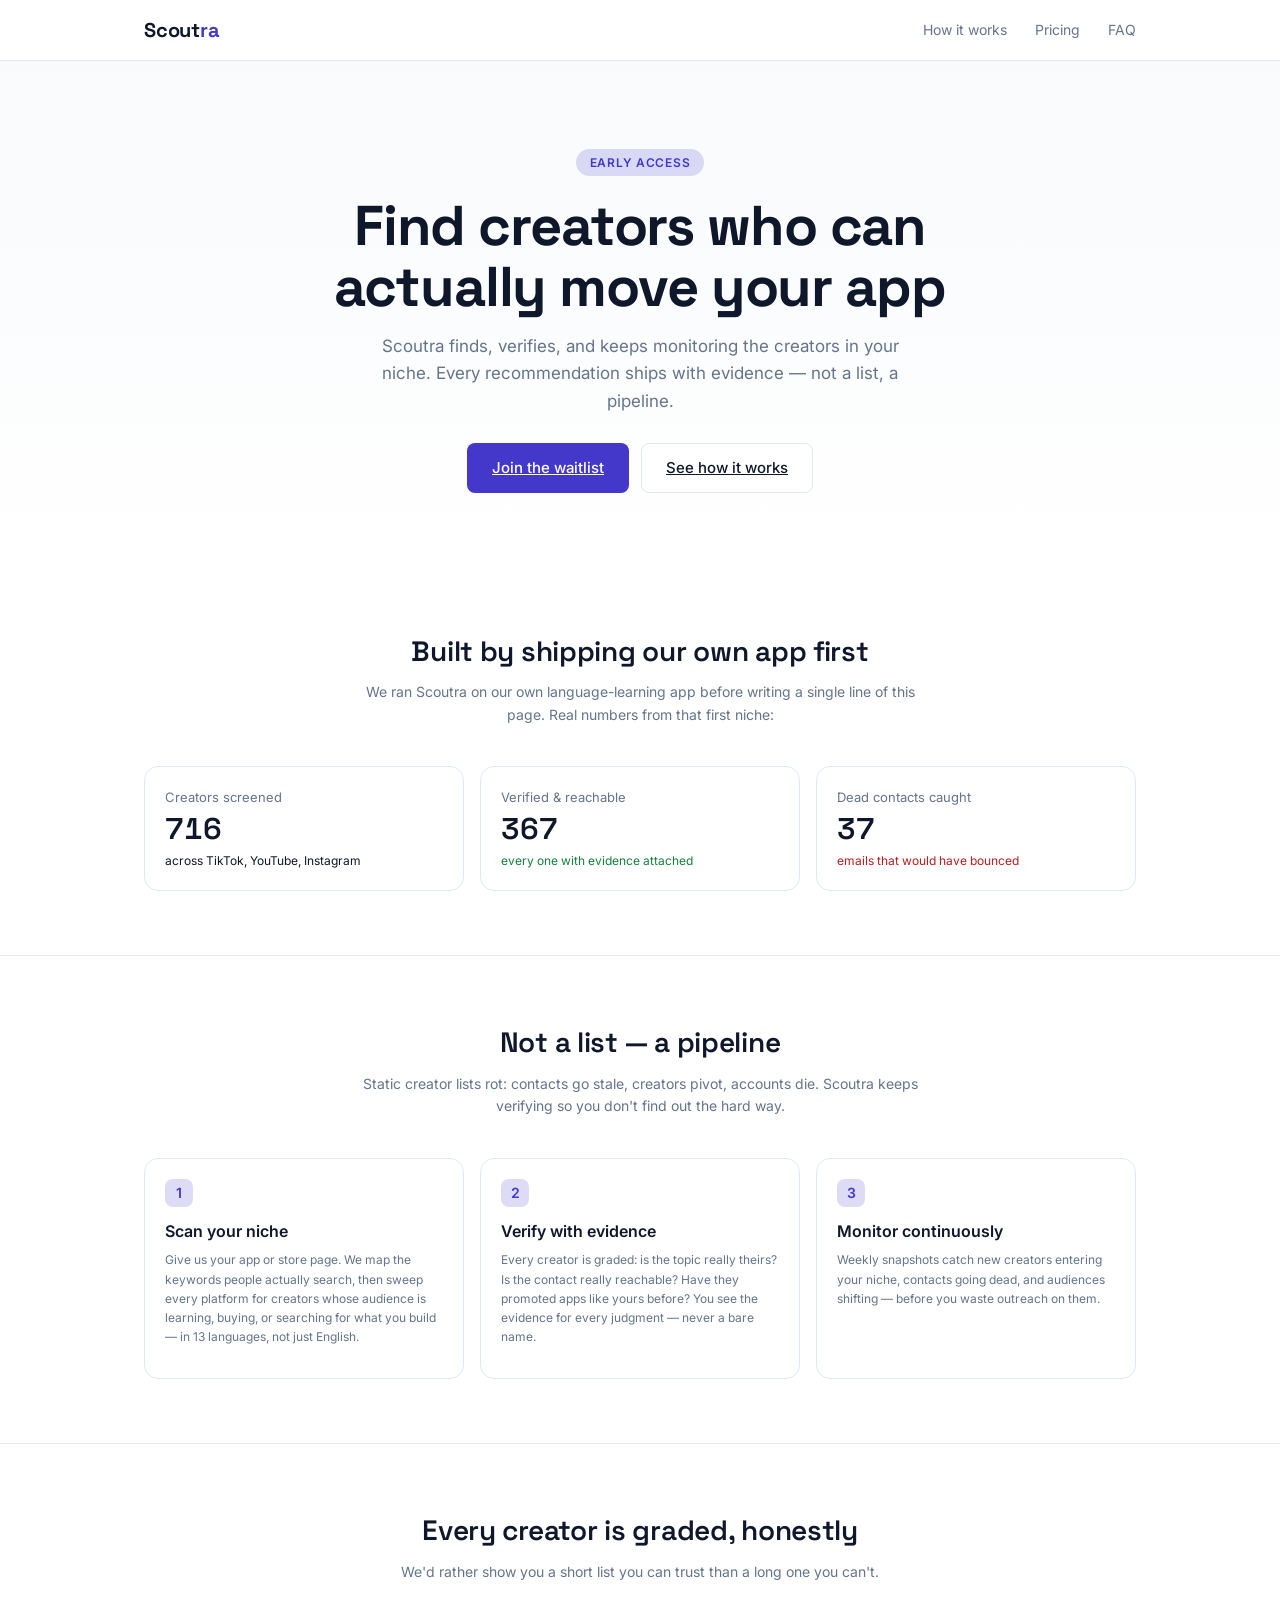
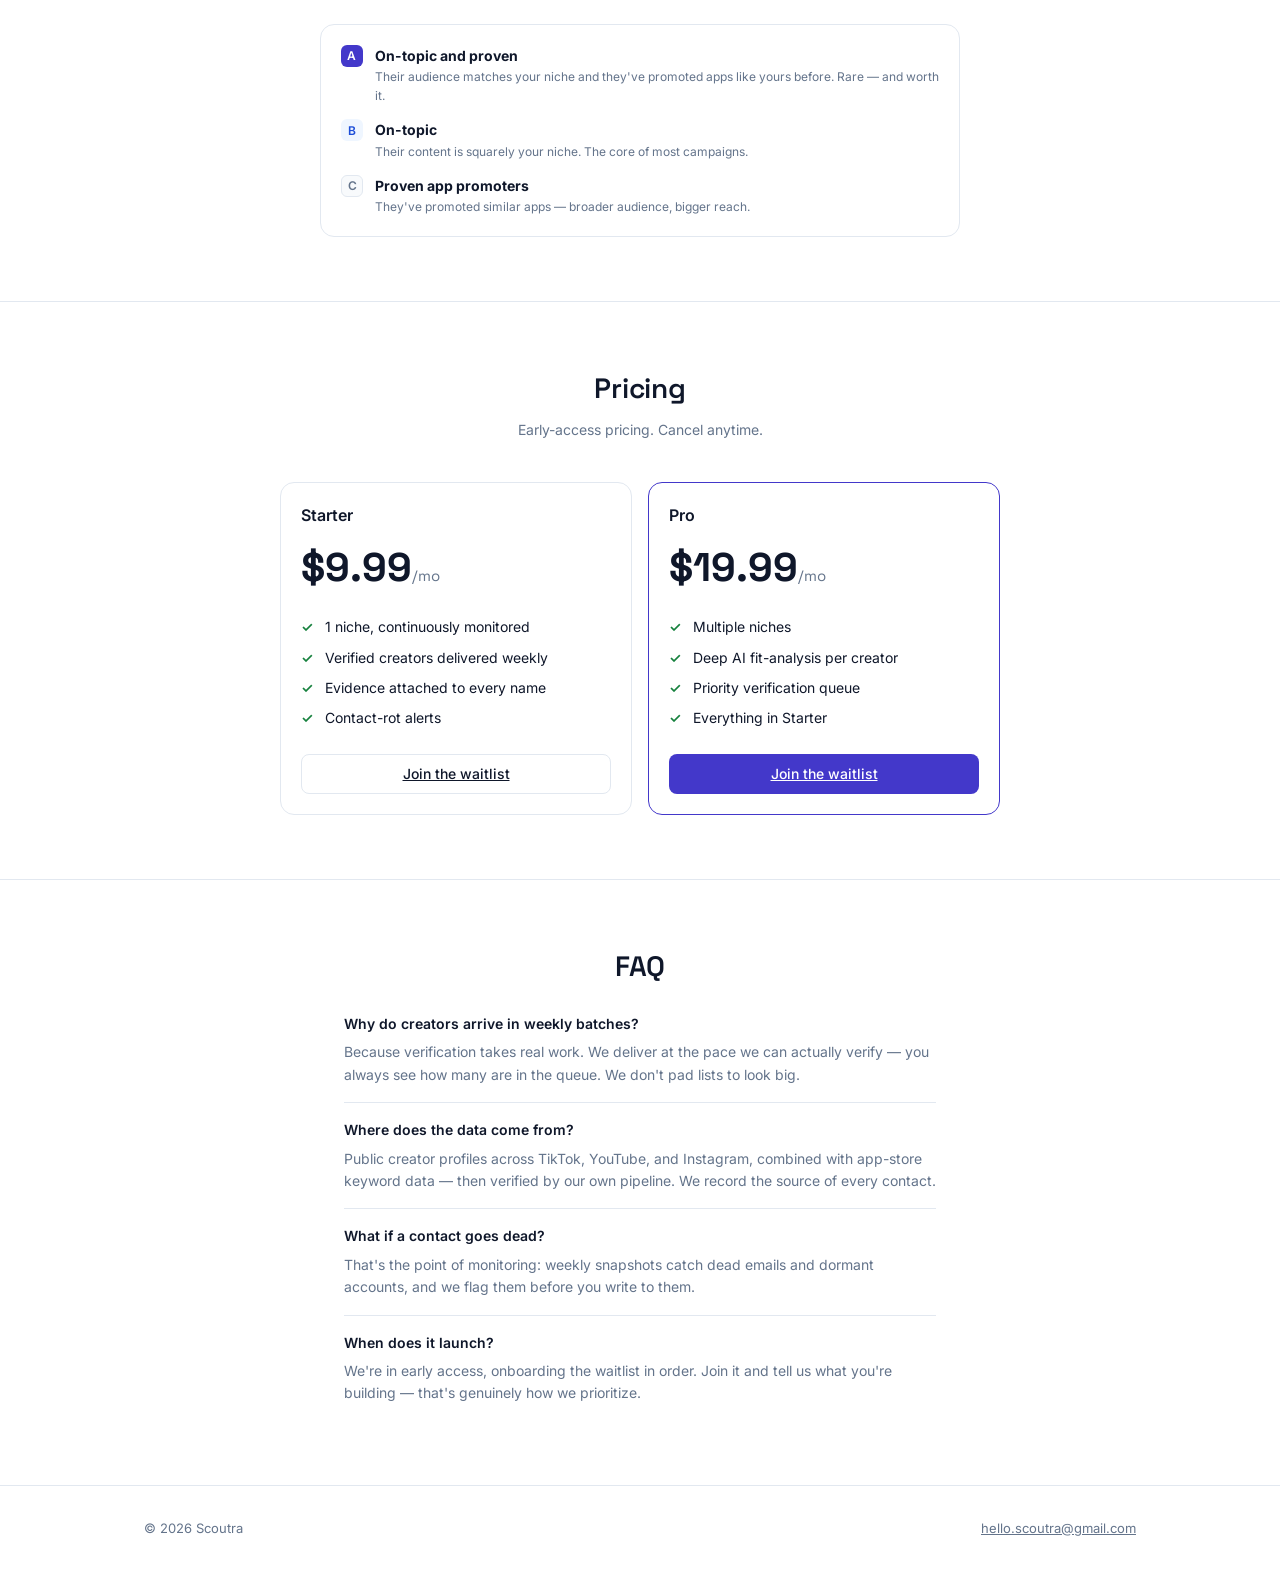
<file: index.html>
<!DOCTYPE html>
<html lang="en">
<head>
<meta charset="utf-8">
<meta name="viewport" content="width=device-width, initial-scale=1">
<title>Scoutra — a verified creator pipeline for app developers</title>
<meta name="description" content="Scoutra finds, verifies, and keeps monitoring the creators who can actually promote your app. Every recommendation ships with evidence — not a list, a pipeline.">
<link rel="stylesheet" href="design/styles.css">
<style>
  body { padding: 0; }
  .wrap { max-width: 1040px; margin: 0 auto; padding: 0 24px; }
  header.site { border-bottom: 1px solid var(--border); background: var(--background); }
  header.site .wrap { display: flex; align-items: center; justify-content: space-between; height: 60px; }
  .logo { font-family: var(--font-display); font-weight: 700; font-size: 20px; letter-spacing: -0.01em; }
  .logo span { color: var(--primary); }
  nav a { color: var(--muted-foreground); text-decoration: none; font-size: 14px; margin-left: 24px; }
  nav a:hover { color: var(--foreground); }

  .hero { padding: 88px 0 72px; text-align: center; background: linear-gradient(180deg, var(--surface), var(--background)); }
  .eyebrow { display: inline-block; font-size: 12px; font-weight: 600; letter-spacing: .06em; text-transform: uppercase; color: var(--primary); background: var(--ring-soft); border-radius: 999px; padding: 4px 14px; margin-bottom: 20px; }
  .hero h1 { font-family: var(--font-display); font-weight: 700; font-size: clamp(34px, 6vw, 56px); line-height: 1.08; letter-spacing: -0.02em; margin: 0 0 16px; }
  .hero .sub { font-size: 17px; color: var(--muted-foreground); max-width: 540px; margin: 0 auto 28px; }
  .cta-row { display: flex; gap: 12px; justify-content: center; flex-wrap: wrap; }
  .btn-lg { padding: 12px 24px; font-size: 15px; }

  section { padding: 64px 0; }
  section + section { border-top: 1px solid var(--border); }
  .section-title { font-family: var(--font-display); font-weight: 600; font-size: 28px; letter-spacing: -0.01em; margin: 0 0 8px; text-align: center; }
  .section-sub { color: var(--muted-foreground); text-align: center; max-width: 560px; margin: 0 auto 40px; }

  .grid-3 { display: grid; grid-template-columns: repeat(3, 1fr); gap: 16px; }
  .grid-2 { display: grid; grid-template-columns: 1fr 1fr; gap: 16px; }
  @media (max-width: 760px) { .grid-3, .grid-2 { grid-template-columns: 1fr; } }

  .step-num { display: inline-flex; align-items: center; justify-content: center; width: 28px; height: 28px; border-radius: 8px; background: var(--ring-soft); color: var(--primary); font-weight: 600; font-size: 14px; margin-bottom: 12px; }
  .tier-row { display: flex; gap: 12px; align-items: flex-start; margin-bottom: 14px; }
  .price { font-family: var(--font-display); font-size: 40px; font-weight: 700; }
  .price small { font-size: 15px; font-weight: 400; color: var(--muted-foreground); }
  ul.checks { list-style: none; padding: 0; margin: 16px 0 24px; }
  ul.checks li { padding-left: 24px; position: relative; margin-bottom: 8px; font-size: 14px; }
  ul.checks li::before { content: "✓"; position: absolute; left: 0; color: var(--success); font-weight: 600; }
  .faq-item { border-bottom: 1px solid var(--border); padding: 16px 0; }
  .faq-item h4 { margin: 0 0 6px; }
  .faq-item p { margin: 0; color: var(--muted-foreground); font-size: 14px; }
  footer.site { border-top: 1px solid var(--border); padding: 32px 0; color: var(--muted-foreground); font-size: 13px; }
  footer.site .wrap { display: flex; justify-content: space-between; flex-wrap: wrap; gap: 12px; }
</style>
</head>
<body>

<header class="site">
  <div class="wrap">
    <div class="logo">Scout<span>ra</span></div>
    <nav>
      <a href="#how">How it works</a>
      <a href="#pricing">Pricing</a>
      <a href="#faq">FAQ</a>
    </nav>
  </div>
</header>

<div class="hero">
  <div class="wrap">
    <span class="eyebrow">Early access</span>
    <h1>Find creators who can<br>actually move your app</h1>
    <p class="sub">Scoutra finds, verifies, and keeps monitoring the creators in your niche. Every recommendation ships with evidence — not a list, a pipeline.</p>
    <div class="cta-row">
      <a class="btn btn-primary btn-lg" href="mailto:hello.scoutra@gmail.com?subject=Scoutra%20waitlist&body=App%20or%20site%20I%20want%20to%20promote%3A%20">Join the waitlist</a>
      <a class="btn btn-secondary btn-lg" href="#how">See how it works</a>
    </div>
  </div>
</div>

<section id="evidence">
  <div class="wrap">
    <h2 class="section-title">Built by shipping our own app first</h2>
    <p class="section-sub">We ran Scoutra on our own language-learning app before writing a single line of this page. Real numbers from that first niche:</p>
    <div class="grid-3">
      <div class="card metric-card"><div class="metric-label">Creators screened</div><div class="metric-value">716</div><div class="metric-delta">across TikTok, YouTube, Instagram</div></div>
      <div class="card metric-card"><div class="metric-label">Verified &amp; reachable</div><div class="metric-value">367</div><div class="metric-delta up">every one with evidence attached</div></div>
      <div class="card metric-card"><div class="metric-label">Dead contacts caught</div><div class="metric-value">37</div><div class="metric-delta down">emails that would have bounced</div></div>
    </div>
  </div>
</section>

<section id="how">
  <div class="wrap">
    <h2 class="section-title">Not a list — a pipeline</h2>
    <p class="section-sub">Static creator lists rot: contacts go stale, creators pivot, accounts die. Scoutra keeps verifying so you don't find out the hard way.</p>
    <div class="grid-3">
      <div class="card"><div class="step-num">1</div><h3 class="ds-h3">Scan your niche</h3><p class="caption" style="margin-top:6px">Give us your app or store page. We map the keywords people actually search, then sweep every platform for creators whose audience is learning, buying, or searching for what you build — in 13 languages, not just English.</p></div>
      <div class="card"><div class="step-num">2</div><h3 class="ds-h3">Verify with evidence</h3><p class="caption" style="margin-top:6px">Every creator is graded: is the topic really theirs? Is the contact really reachable? Have they promoted apps like yours before? You see the evidence for every judgment — never a bare name.</p></div>
      <div class="card"><div class="step-num">3</div><h3 class="ds-h3">Monitor continuously</h3><p class="caption" style="margin-top:6px">Weekly snapshots catch new creators entering your niche, contacts going dead, and audiences shifting — before you waste outreach on them.</p></div>
    </div>
  </div>
</section>

<section id="tiers">
  <div class="wrap">
    <h2 class="section-title">Every creator is graded, honestly</h2>
    <p class="section-sub">We'd rather show you a short list you can trust than a long one you can't.</p>
    <div class="card" style="max-width:640px;margin:0 auto">
      <div class="tier-row"><span class="tier tier-a">A</span><div><b>On-topic and proven</b><div class="caption">Their audience matches your niche and they've promoted apps like yours before. Rare — and worth it.</div></div></div>
      <div class="tier-row"><span class="tier tier-b">B</span><div><b>On-topic</b><div class="caption">Their content is squarely your niche. The core of most campaigns.</div></div></div>
      <div class="tier-row" style="margin-bottom:0"><span class="tier tier-c">C</span><div><b>Proven app promoters</b><div class="caption">They've promoted similar apps — broader audience, bigger reach.</div></div></div>
    </div>
  </div>
</section>

<section id="pricing">
  <div class="wrap">
    <h2 class="section-title">Pricing</h2>
    <p class="section-sub">Early-access pricing. Cancel anytime.</p>
    <div class="grid-2" style="max-width:720px;margin:0 auto">
      <div class="card">
        <h3 class="ds-h3">Starter</h3>
        <div class="price" style="margin-top:8px">$9.99<small>/mo</small></div>
        <ul class="checks">
          <li>1 niche, continuously monitored</li>
          <li>Verified creators delivered weekly</li>
          <li>Evidence attached to every name</li>
          <li>Contact-rot alerts</li>
        </ul>
        <a class="btn btn-secondary" style="width:100%;justify-content:center" href="mailto:hello.scoutra@gmail.com?subject=Scoutra%20waitlist%20(Starter)">Join the waitlist</a>
      </div>
      <div class="card" style="border-color:var(--primary)">
        <h3 class="ds-h3">Pro</h3>
        <div class="price" style="margin-top:8px">$19.99<small>/mo</small></div>
        <ul class="checks">
          <li>Multiple niches</li>
          <li>Deep AI fit-analysis per creator</li>
          <li>Priority verification queue</li>
          <li>Everything in Starter</li>
        </ul>
        <a class="btn btn-primary" style="width:100%;justify-content:center" href="mailto:hello.scoutra@gmail.com?subject=Scoutra%20waitlist%20(Pro)">Join the waitlist</a>
      </div>
    </div>
  </div>
</section>

<section id="faq">
  <div class="wrap" style="max-width:640px">
    <h2 class="section-title">FAQ</h2>
    <div class="faq-item"><h4 class="ds-h4">Why do creators arrive in weekly batches?</h4><p>Because verification takes real work. We deliver at the pace we can actually verify — you always see how many are in the queue. We don't pad lists to look big.</p></div>
    <div class="faq-item"><h4 class="ds-h4">Where does the data come from?</h4><p>Public creator profiles across TikTok, YouTube, and Instagram, combined with app-store keyword data — then verified by our own pipeline. We record the source of every contact.</p></div>
    <div class="faq-item"><h4 class="ds-h4">What if a contact goes dead?</h4><p>That's the point of monitoring: weekly snapshots catch dead emails and dormant accounts, and we flag them before you write to them.</p></div>
    <div class="faq-item" style="border-bottom:none"><h4 class="ds-h4">When does it launch?</h4><p>We're in early access, onboarding the waitlist in order. Join it and tell us what you're building — that's genuinely how we prioritize.</p></div>
  </div>
</section>

<footer class="site">
  <div class="wrap">
    <div>© 2026 Scoutra</div>
    <div><a href="mailto:hello.scoutra@gmail.com" style="color:inherit">hello.scoutra@gmail.com</a></div>
  </div>
</footer>

</body>
</html>
</file>
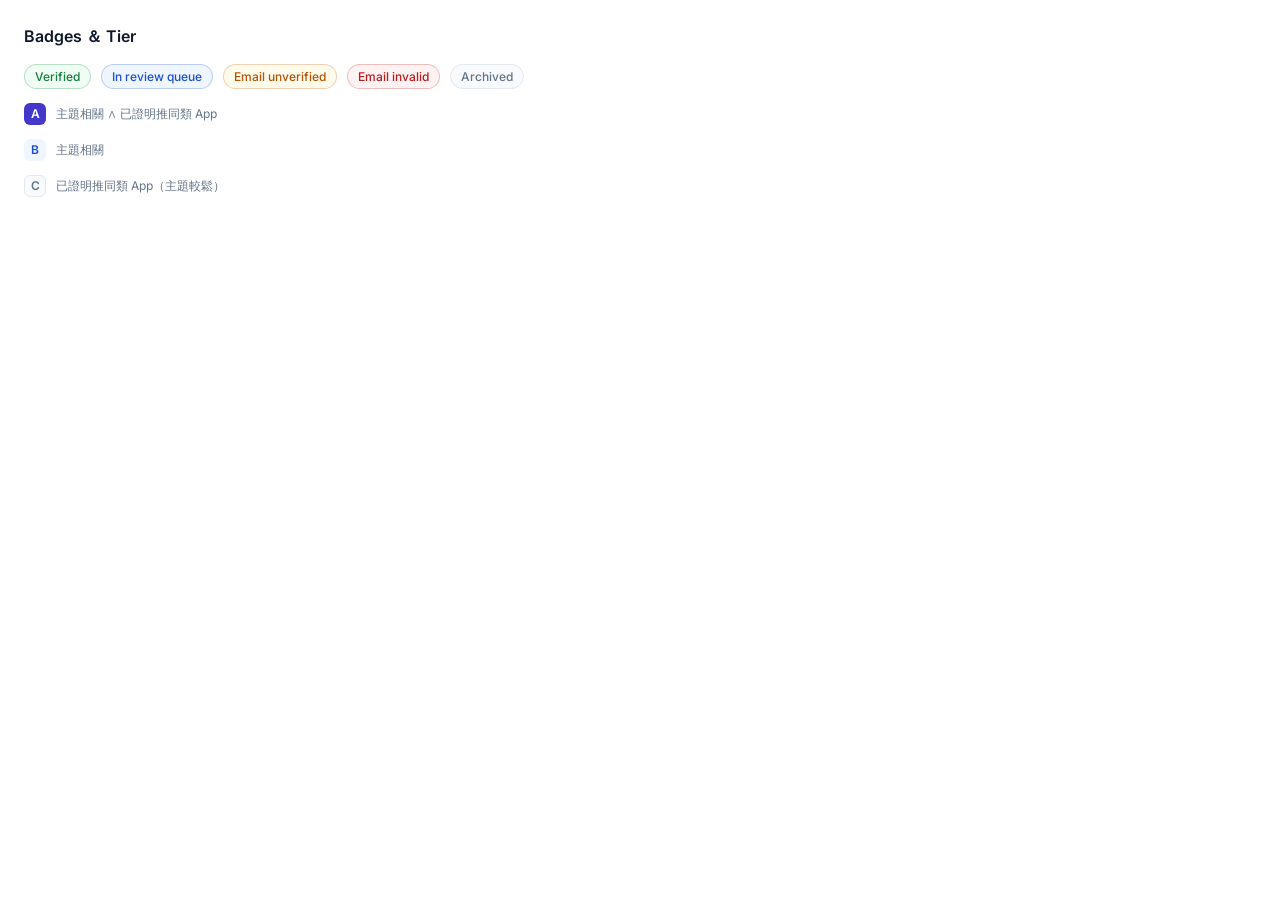
<file: design/components/core/Badges/index.html>
<!-- @dsCard group="Core components" -->
<!doctype html><html><head><meta charset="utf-8"><link rel="stylesheet" href="../../../styles.css">
<style>.row{display:flex;gap:10px;align-items:center;margin-bottom:14px;flex-wrap:wrap}</style></head><body>
<h3 class="ds-h3" style="margin-bottom:14px">Badges ＆ Tier</h3>
<div class="row"><span class="badge badge-success">Verified</span><span class="badge badge-info">In review queue</span><span class="badge badge-warning">Email unverified</span><span class="badge badge-danger">Email invalid</span><span class="badge badge-neutral">Archived</span></div>
<div class="row"><span class="tier tier-a">A</span><span class="caption">主題相關 ∧ 已證明推同類 App</span></div>
<div class="row"><span class="tier tier-b">B</span><span class="caption">主題相關</span></div>
<div class="row"><span class="tier tier-c">C</span><span class="caption">已證明推同類 App（主題較鬆）</span></div>
</body></html>
</file>
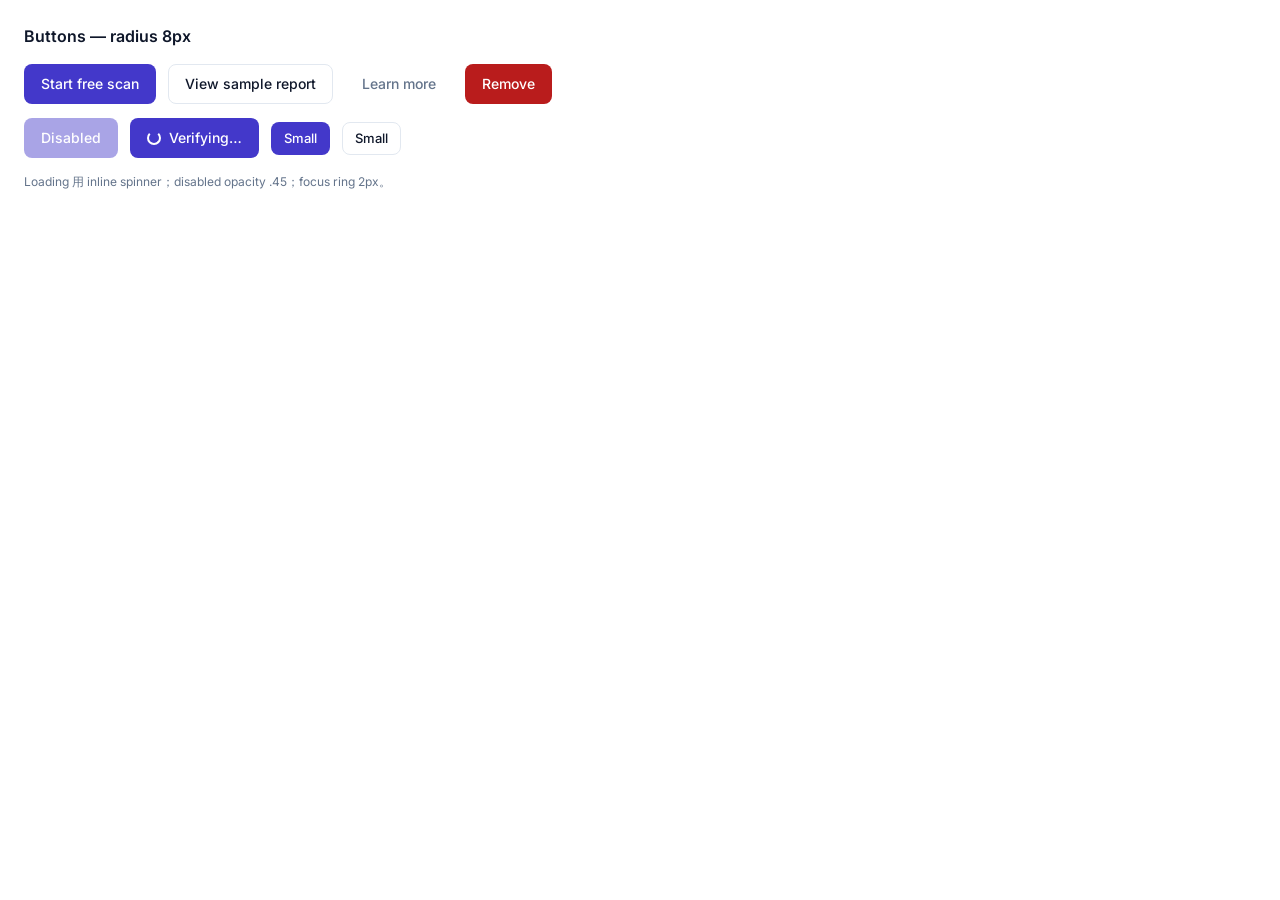
<file: design/components/core/Buttons/index.html>
<!-- @dsCard group="Core components" -->
<!doctype html><html><head><meta charset="utf-8"><link rel="stylesheet" href="../../../styles.css">
<style>.row{display:flex;gap:12px;align-items:center;margin-bottom:14px;flex-wrap:wrap}</style></head><body>
<h3 class="ds-h3" style="margin-bottom:14px">Buttons — radius 8px</h3>
<div class="row"><button class="btn btn-primary">Start free scan</button><button class="btn btn-secondary">View sample report</button><button class="btn btn-ghost">Learn more</button><button class="btn btn-destructive">Remove</button></div>
<div class="row"><button class="btn btn-primary" disabled>Disabled</button><button class="btn btn-primary"><span class="spinner"></span>Verifying…</button><button class="btn btn-primary btn-sm">Small</button><button class="btn btn-secondary btn-sm">Small</button></div>
<p class="caption">Loading 用 inline spinner；disabled opacity .45；focus ring 2px。</p>
</body></html>
</file>
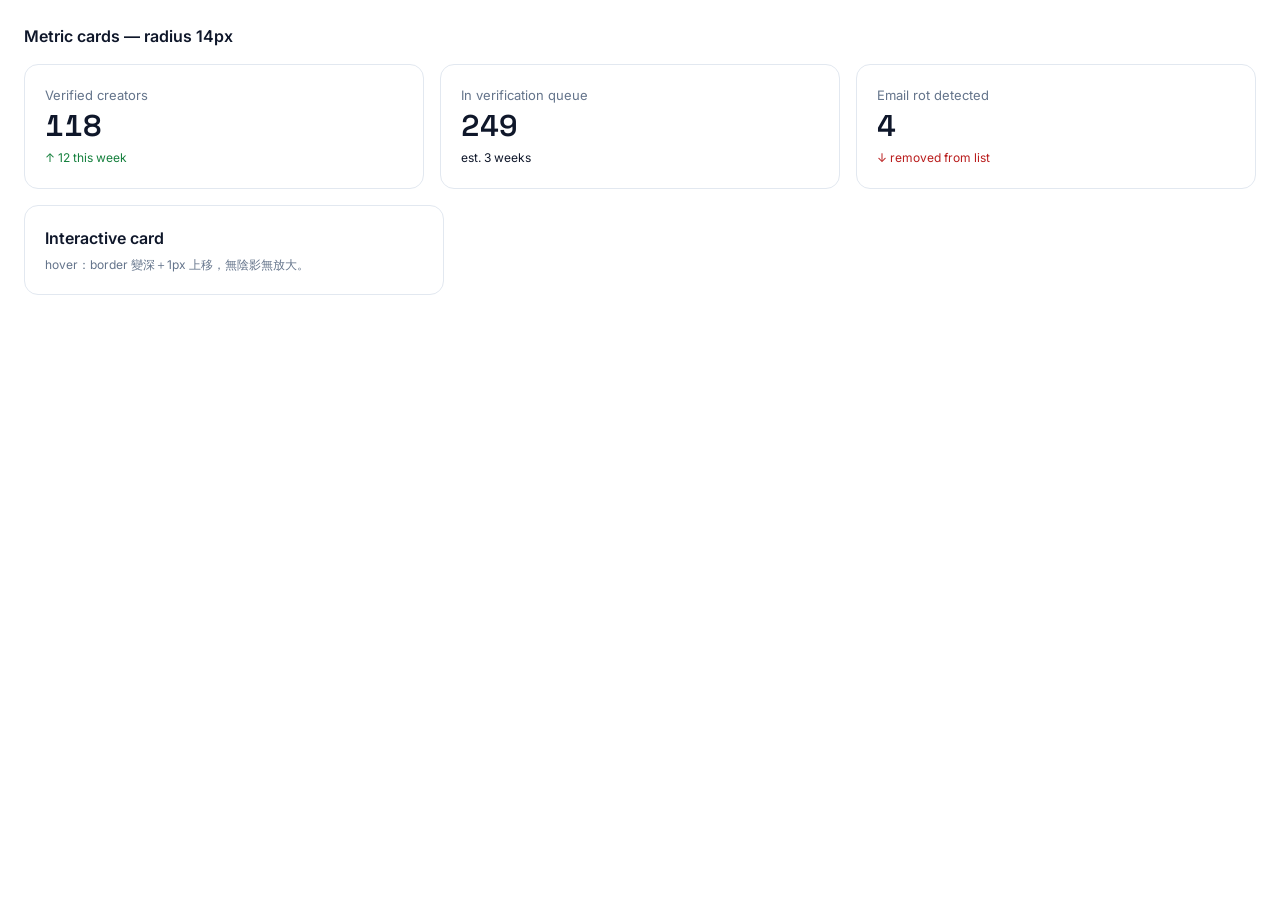
<file: design/components/core/Cards/index.html>
<!-- @dsCard group="Core components" -->
<!doctype html><html><head><meta charset="utf-8"><link rel="stylesheet" href="../../../styles.css">
<style>.grid{display:grid;grid-template-columns:repeat(3,1fr);gap:16px}</style></head><body>
<h3 class="ds-h3" style="margin-bottom:14px">Metric cards — radius 14px</h3>
<div class="grid">
<div class="card metric-card"><div class="metric-label">Verified creators</div><div class="metric-value">118</div><div class="metric-delta up">↑ 12 this week</div></div>
<div class="card metric-card"><div class="metric-label">In verification queue</div><div class="metric-value">249</div><div class="metric-delta">est. 3 weeks</div></div>
<div class="card metric-card"><div class="metric-label">Email rot detected</div><div class="metric-value">4</div><div class="metric-delta down">↓ removed from list</div></div>
</div>
<div class="card interactive" style="margin-top:16px;max-width:420px"><h3 class="ds-h3">Interactive card</h3><p class="caption" style="margin:4px 0 0">hover：border 變深＋1px 上移，無陰影無放大。</p></div>
</body></html>
</file>
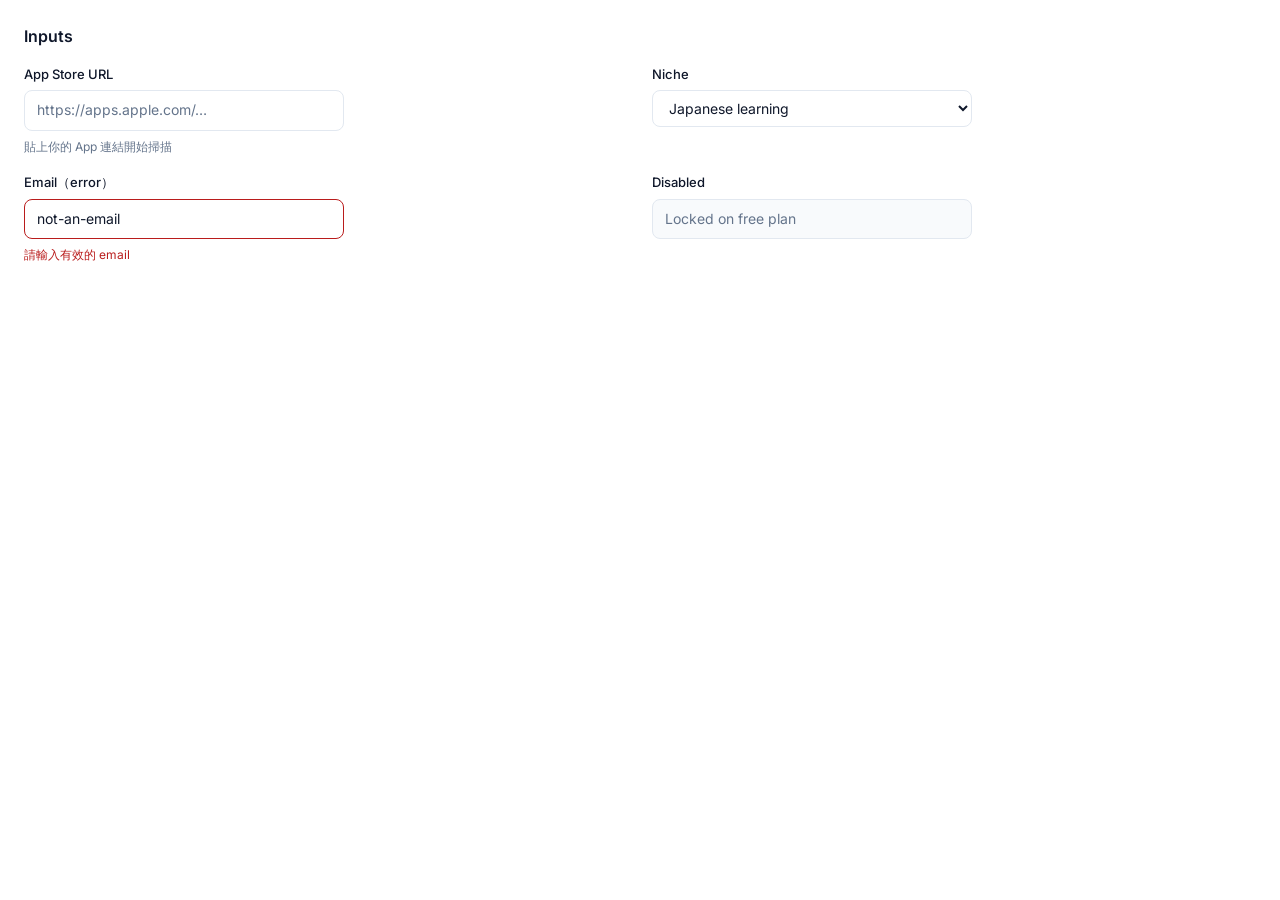
<file: design/components/core/Inputs/index.html>
<!-- @dsCard group="Core components" -->
<!doctype html><html><head><meta charset="utf-8"><link rel="stylesheet" href="../../../styles.css">
<style>.cols{display:grid;grid-template-columns:1fr 1fr;gap:16px 24px}</style></head><body>
<h3 class="ds-h3" style="margin-bottom:14px">Inputs</h3>
<div class="cols">
<div class="field"><label class="field-label">App Store URL</label><input class="input" placeholder="https://apps.apple.com/…"><span class="hint">貼上你的 App 連結開始掃描</span></div>
<div class="field"><label class="field-label">Niche</label><select class="select"><option>Japanese learning</option><option>Fitness</option></select></div>
<div class="field"><label class="field-label">Email（error）</label><input class="input error" value="not-an-email"><span class="hint error-text">請輸入有效的 email</span></div>
<div class="field"><label class="field-label">Disabled</label><input class="input" disabled value="Locked on free plan"></div>
</div>
</body></html>
</file>
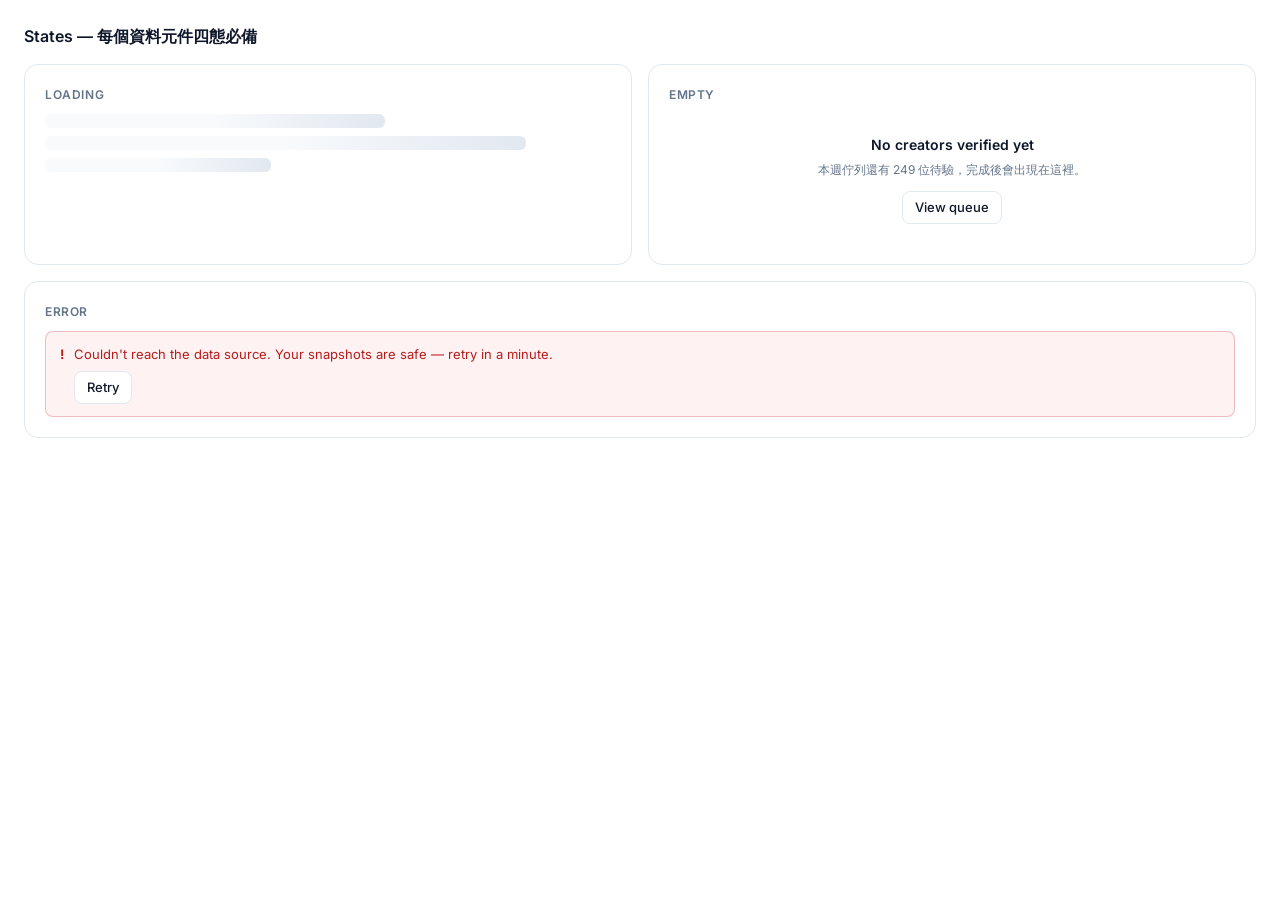
<file: design/components/core/States/index.html>
<!-- @dsCard group="Core components" -->
<!doctype html><html><head><meta charset="utf-8"><link rel="stylesheet" href="../../../styles.css">
<style>.grid{display:grid;grid-template-columns:1fr 1fr;gap:16px}</style></head><body>
<h3 class="ds-h3" style="margin-bottom:14px">States — 每個資料元件四態必備</h3>
<div class="grid">
<div class="card"><div class="label" style="margin-bottom:10px">Loading</div><div class="skeleton" style="height:14px;width:60%;margin-bottom:8px"></div><div class="skeleton" style="height:14px;width:85%;margin-bottom:8px"></div><div class="skeleton" style="height:14px;width:40%"></div></div>
<div class="card"><div class="label" style="margin-bottom:10px">Empty</div><div class="empty-state" style="padding:20px"><div class="empty-title">No creators verified yet</div><div class="caption">本週佇列還有 249 位待驗，完成後會出現在這裡。</div><button class="btn btn-secondary btn-sm" style="margin-top:12px">View queue</button></div></div>
<div class="card" style="grid-column:span 2"><div class="label" style="margin-bottom:10px">Error</div><div class="error-banner"><b>!</b><div>Couldn't reach the data source. Your snapshots are safe — retry in a minute.<div style="margin-top:6px"><button class="btn btn-secondary btn-sm">Retry</button></div></div></div></div>
</div>
</body></html>
</file>
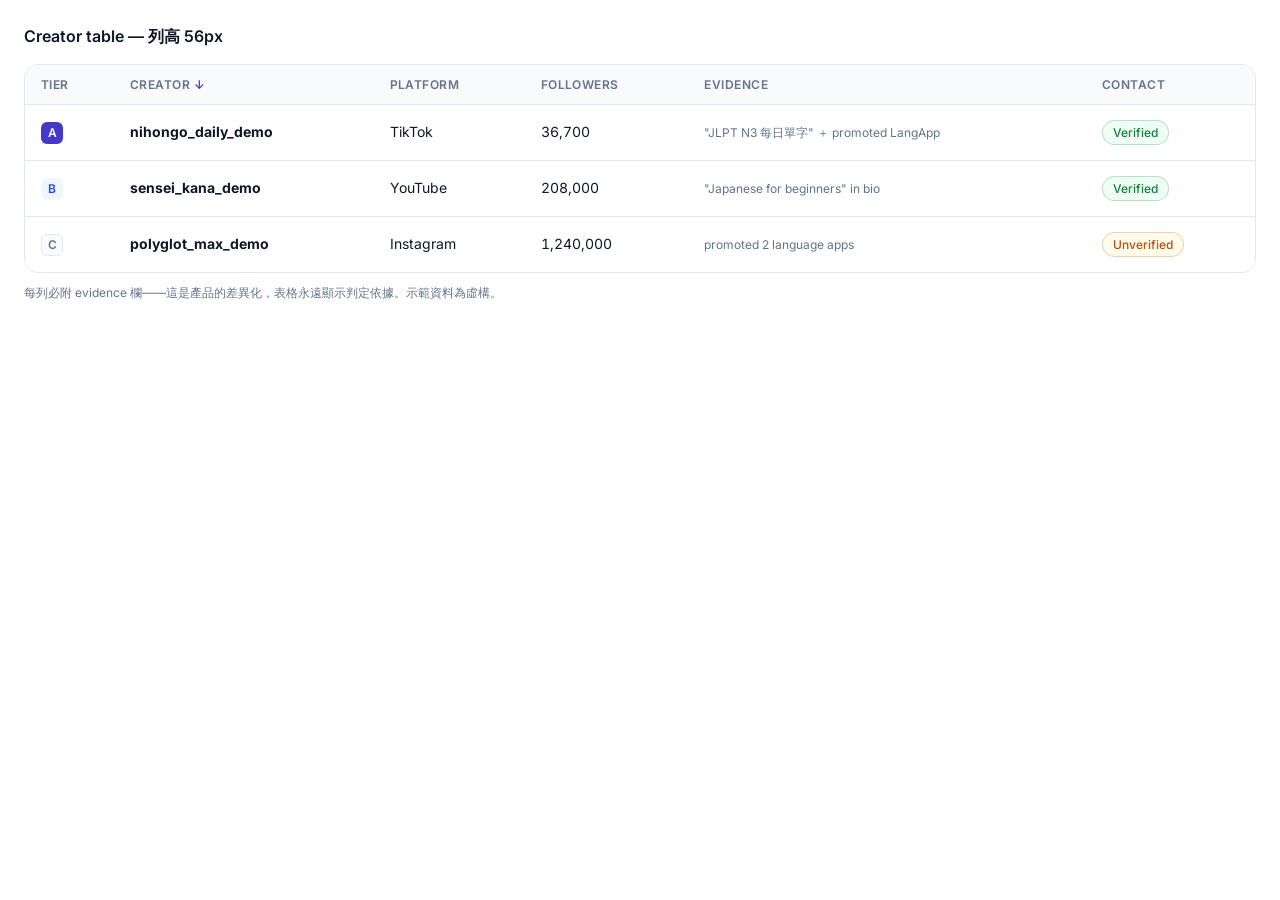
<file: design/components/core/Table/index.html>
<!-- @dsCard group="Core components" -->
<!doctype html><html><head><meta charset="utf-8"><link rel="stylesheet" href="../../../styles.css"></head><body>
<h3 class="ds-h3" style="margin-bottom:14px">Creator table — 列高 56px</h3>
<div class="table-wrap"><table class="ds">
<thead><tr><th>Tier</th><th class="th-sort">Creator</th><th>Platform</th><th>Followers</th><th>Evidence</th><th>Contact</th></tr></thead>
<tbody>
<tr><td><span class="tier tier-a">A</span></td><td><b>nihongo_daily_demo</b></td><td>TikTok</td><td class="mono">36,700</td><td><span class="caption">"JLPT N3 每日單字" ＋ promoted LangApp</span></td><td><span class="badge badge-success">Verified</span></td></tr>
<tr><td><span class="tier tier-b">B</span></td><td><b>sensei_kana_demo</b></td><td>YouTube</td><td class="mono">208,000</td><td><span class="caption">"Japanese for beginners" in bio</span></td><td><span class="badge badge-success">Verified</span></td></tr>
<tr><td><span class="tier tier-c">C</span></td><td><b>polyglot_max_demo</b></td><td>Instagram</td><td class="mono">1,240,000</td><td><span class="caption">promoted 2 language apps</span></td><td><span class="badge badge-warning">Unverified</span></td></tr>
</tbody></table></div>
<p class="caption" style="margin-top:10px">每列必附 evidence 欄——這是產品的差異化，表格永遠顯示判定依據。示範資料為虛構。</p>
</body></html>
</file>
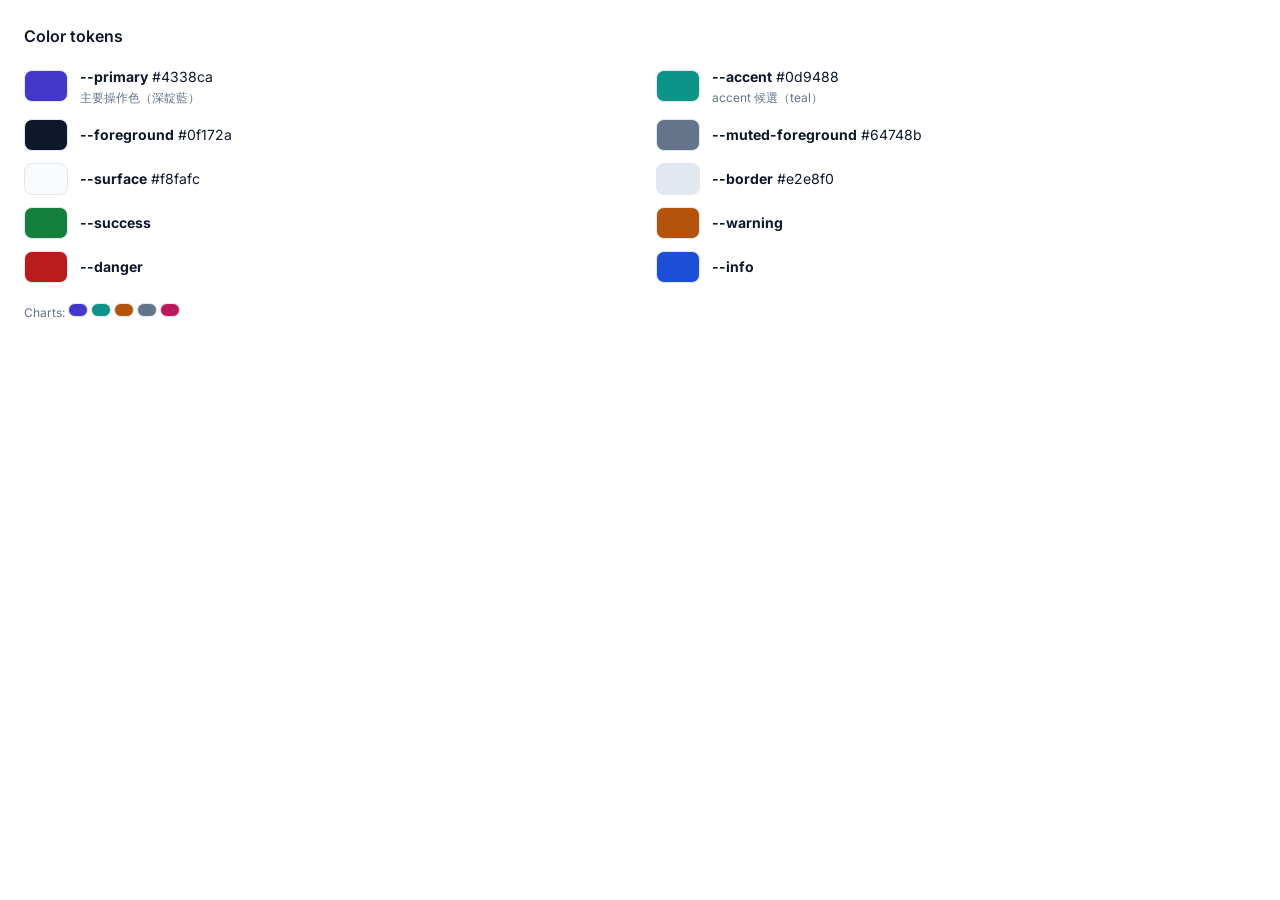
<file: design/components/foundations/Colors/index.html>
<!-- @dsCard group="Foundations" -->
<!doctype html><html><head><meta charset="utf-8"><link rel="stylesheet" href="../../../styles.css">
<style>.sw{display:flex;align-items:center;gap:12px;margin-bottom:8px}.chip{width:44px;height:32px;border-radius:8px;border:1px solid var(--border)}.grid{display:grid;grid-template-columns:1fr 1fr;gap:4px 32px}</style></head><body>
<h3 class="ds-h3" style="margin-bottom:16px">Color tokens</h3>
<div class="grid">
<div class="sw"><span class="chip" style="background:var(--primary)"></span><div><b>--primary</b> #4338ca<div class="caption">主要操作色（深靛藍）</div></div></div>
<div class="sw"><span class="chip" style="background:var(--accent)"></span><div><b>--accent</b> #0d9488<div class="caption">accent 候選（teal）</div></div></div>
<div class="sw"><span class="chip" style="background:var(--foreground)"></span><div><b>--foreground</b> #0f172a</div></div>
<div class="sw"><span class="chip" style="background:var(--muted-foreground)"></span><div><b>--muted-foreground</b> #64748b</div></div>
<div class="sw"><span class="chip" style="background:var(--surface)"></span><div><b>--surface</b> #f8fafc</div></div>
<div class="sw"><span class="chip" style="background:var(--border)"></span><div><b>--border</b> #e2e8f0</div></div>
<div class="sw"><span class="chip" style="background:var(--success)"></span><div><b>--success</b></div></div>
<div class="sw"><span class="chip" style="background:var(--warning)"></span><div><b>--warning</b></div></div>
<div class="sw"><span class="chip" style="background:var(--danger)"></span><div><b>--danger</b></div></div>
<div class="sw"><span class="chip" style="background:var(--info)"></span><div><b>--info</b></div></div>
</div>
<p class="caption" style="margin-top:12px">Charts: <span class="chip" style="display:inline-block;width:20px;height:14px;background:var(--chart-1)"></span> <span class="chip" style="display:inline-block;width:20px;height:14px;background:var(--chart-2)"></span> <span class="chip" style="display:inline-block;width:20px;height:14px;background:var(--chart-3)"></span> <span class="chip" style="display:inline-block;width:20px;height:14px;background:var(--chart-4)"></span> <span class="chip" style="display:inline-block;width:20px;height:14px;background:var(--chart-5)"></span></p>
</body></html>
</file>
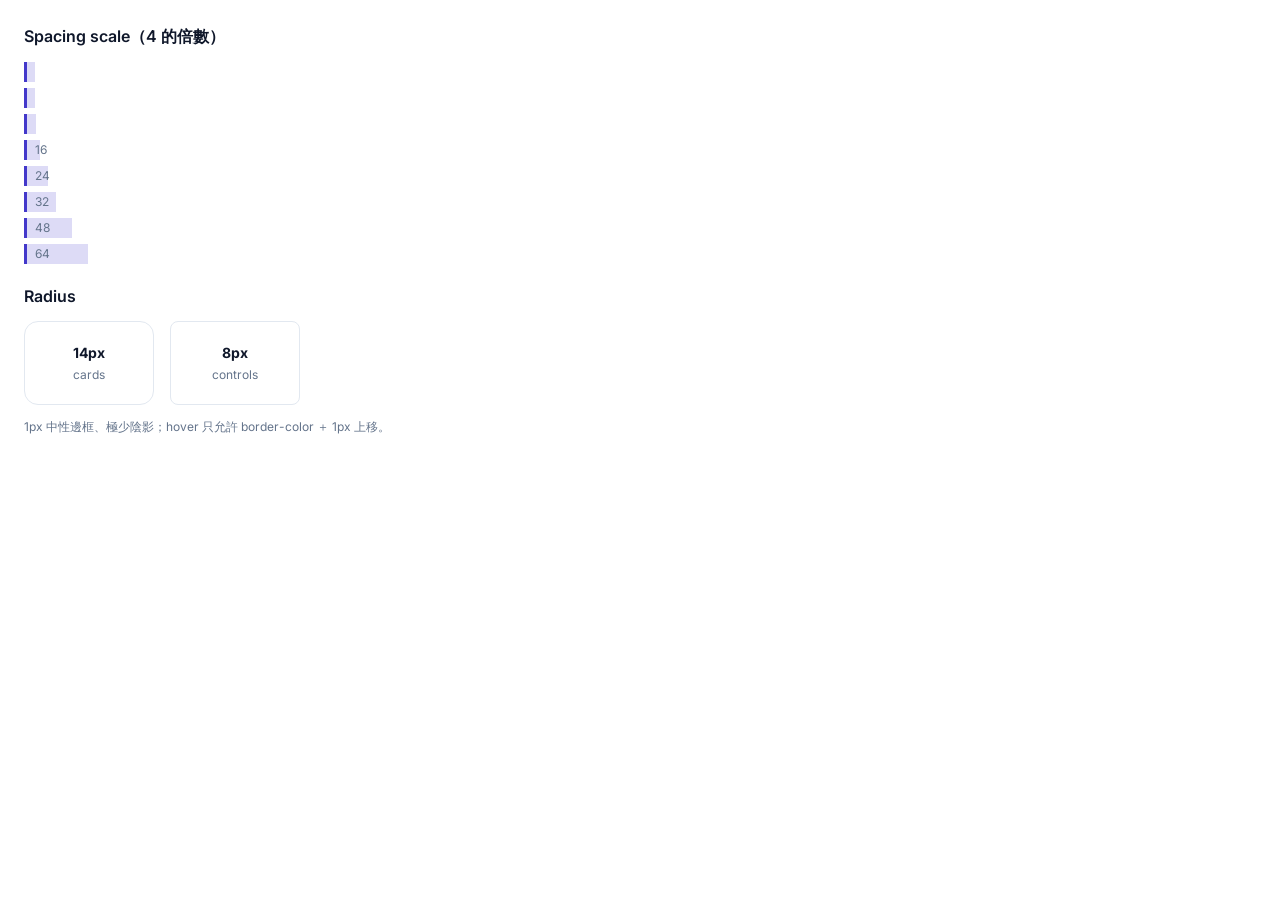
<file: design/components/foundations/SpacingRadius/index.html>
<!-- @dsCard group="Foundations" -->
<!doctype html><html><head><meta charset="utf-8"><link rel="stylesheet" href="../../../styles.css">
<style>.bar{background:var(--ring-soft);border-left:3px solid var(--primary);height:20px;margin-bottom:6px;display:flex;align-items:center;padding-left:8px;font-size:12px;color:var(--muted-foreground)}</style></head><body>
<h3 class="ds-h3" style="margin-bottom:12px">Spacing scale（4 的倍數）</h3>
<div class="bar" style="width:4px"></div><div class="bar" style="width:8px"></div>
<div class="bar" style="width:12px"></div><div class="bar" style="width:16px">16</div>
<div class="bar" style="width:24px">24</div><div class="bar" style="width:32px">32</div>
<div class="bar" style="width:48px">48</div><div class="bar" style="width:64px">64</div>
<h3 class="ds-h3" style="margin:20px 0 12px">Radius</h3>
<div style="display:flex;gap:16px">
  <div class="card" style="width:130px;text-align:center"><b>14px</b><div class="caption">cards</div></div>
  <div style="border:1px solid var(--border);border-radius:var(--radius-control);padding:20px;width:130px;text-align:center"><b>8px</b><div class="caption">controls</div></div>
</div>
<p class="caption" style="margin-top:12px">1px 中性邊框、極少陰影；hover 只允許 border-color ＋ 1px 上移。</p>
</body></html>
</file>
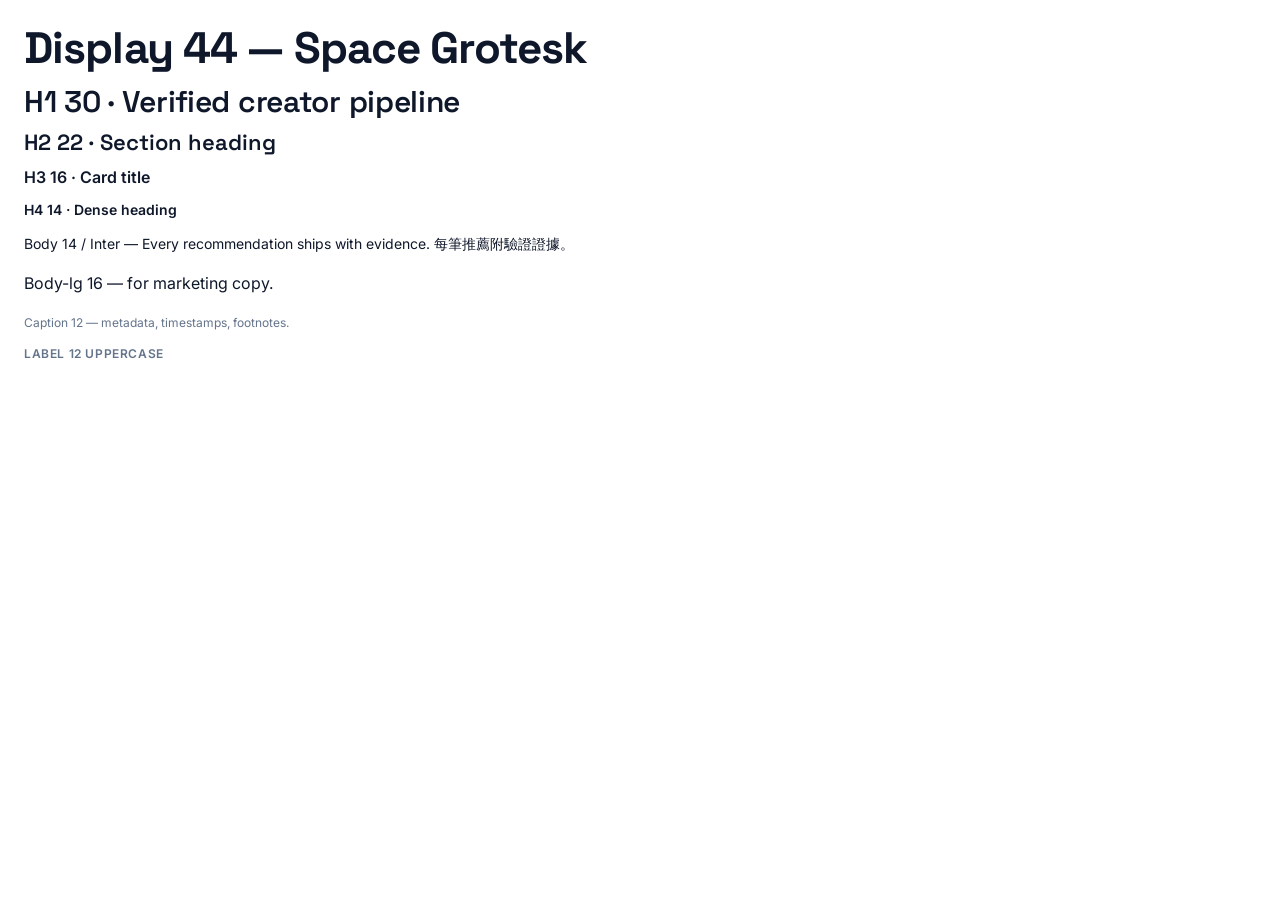
<file: design/components/foundations/Typography/index.html>
<!-- @dsCard group="Foundations" -->
<!doctype html><html><head><meta charset="utf-8"><link rel="stylesheet" href="../../../styles.css"></head><body>
<div class="display">Display 44 — Space Grotesk</div>
<h1 class="ds-h1" style="margin-top:12px">H1 30 · Verified creator pipeline</h1>
<h2 class="ds-h2" style="margin-top:8px">H2 22 · Section heading</h2>
<h3 class="ds-h3" style="margin-top:8px">H3 16 · Card title</h3>
<h4 class="ds-h4" style="margin-top:8px">H4 14 · Dense heading</h4>
<p style="margin-top:12px">Body 14 / Inter — Every recommendation ships with evidence. 每筆推薦附驗證證據。</p>
<p class="body-lg">Body-lg 16 — for marketing copy.</p>
<p class="caption">Caption 12 — metadata, timestamps, footnotes.</p>
<p class="label">Label 12 uppercase</p>
</body></html>
</file>
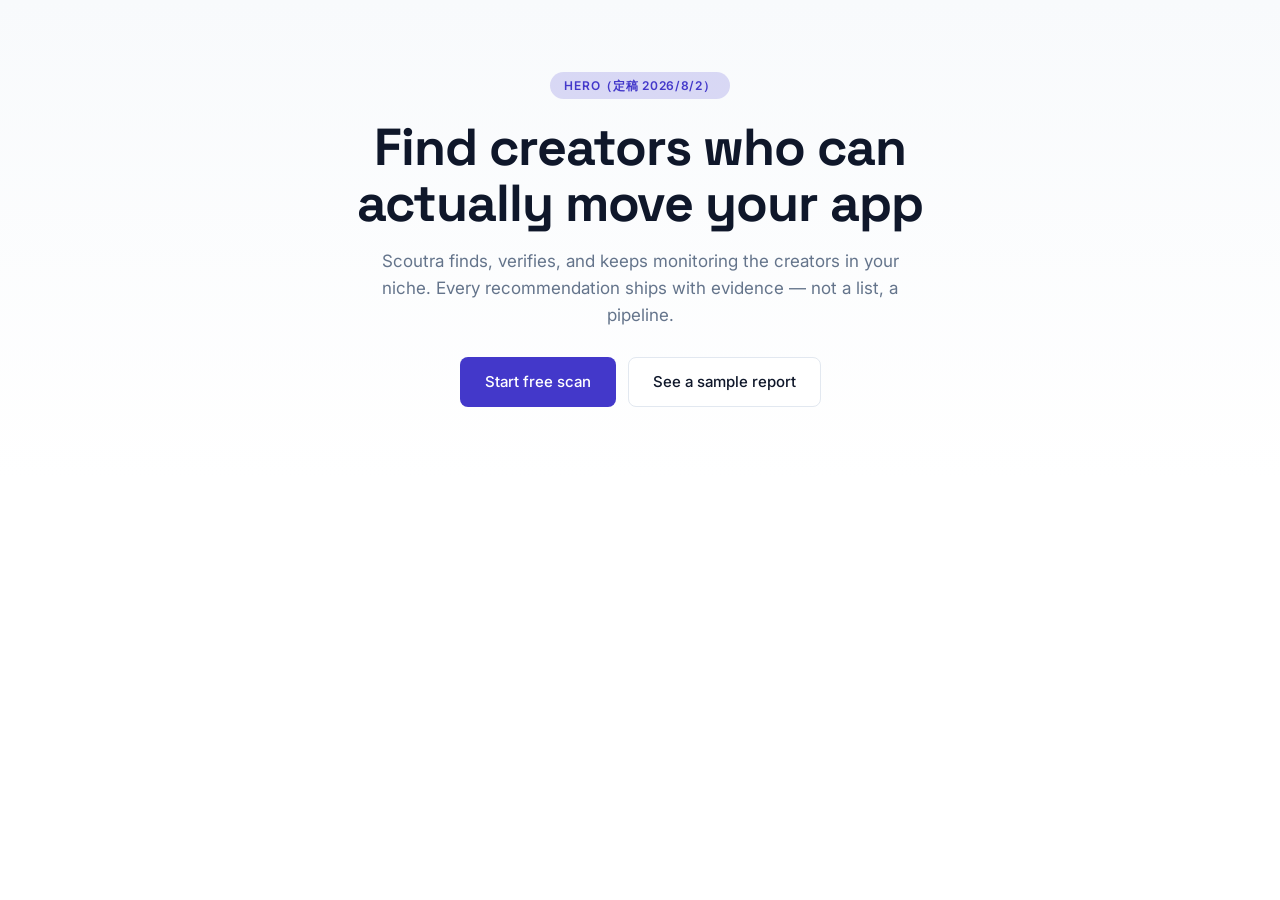
<file: design/components/patterns/HeroDirectionA/index.html>
<!-- @dsCard group="Patterns" -->
<!doctype html><html><head><meta charset="utf-8"><link rel="stylesheet" href="../../../styles.css">
<style>body{padding:0}.hero{padding:72px 48px;text-align:center;background:linear-gradient(180deg,var(--surface),var(--background))}
.eyebrow{display:inline-block;font-size:12px;font-weight:600;letter-spacing:.06em;text-transform:uppercase;color:var(--primary);background:var(--ring-soft);border-radius:999px;padding:4px 14px;margin-bottom:20px}
.hero h1{font-family:var(--font-display);font-weight:700;font-size:52px;line-height:1.08;letter-spacing:-.02em;margin:0 0 16px}
.hero p{font-size:17px;color:var(--muted-foreground);max-width:520px;margin:0 auto 28px}
.cta{display:flex;gap:12px;justify-content:center}</style></head><body>
<div class="hero">
<span class="eyebrow">Hero（定稿 2026/8/2）</span>
<h1>Find creators who can<br>actually move your app</h1>
<p>Scoutra finds, verifies, and keeps monitoring the creators in your niche. Every recommendation ships with evidence — not a list, a pipeline.</p>
<div class="cta"><button class="btn btn-primary" style="padding:12px 24px;font-size:15px">Start free scan</button><button class="btn btn-secondary" style="padding:12px 24px;font-size:15px">See a sample report</button></div>
</div>
</body></html>
</file>
<file: design/styles.css>
/* Scoutra Design System — single source of truth.
   Direction: restrained enterprise SaaS. White + cold gray, deep indigo primary,
   1px neutral borders, minimal shadows. Radius: 14px cards / 8px controls. */
@import url('https://fonts.googleapis.com/css2?family=Inter:wght@400;500;600&family=Space+Grotesk:wght@500;600;700&display=swap');
@import url('tokens/tokens.css');

* { box-sizing: border-box; }
body {
  margin: 0; padding: 24px;
  font-family: var(--font-body);
  font-size: 14px; line-height: 1.6;
  color: var(--foreground); background: var(--background);
}

/* ---------- Typography ---------- */
.display, h1.ds { font-family: var(--font-display); font-weight: 700; font-size: 44px; line-height: 1.1; letter-spacing: -0.02em; margin: 0; }
h1.ds-h1 { font-family: var(--font-display); font-weight: 600; font-size: 30px; line-height: 1.2; letter-spacing: -0.01em; margin: 0; }
h2.ds-h2 { font-family: var(--font-display); font-weight: 600; font-size: 22px; line-height: 1.3; margin: 0; }
h3.ds-h3 { font-family: var(--font-body); font-weight: 600; font-size: 16px; margin: 0; }
h4.ds-h4 { font-family: var(--font-body); font-weight: 600; font-size: 14px; margin: 0; }
.body-lg { font-size: 16px; }
.caption { font-size: 12px; color: var(--muted-foreground); }
.label { font-size: 12px; font-weight: 600; text-transform: uppercase; letter-spacing: 0.05em; color: var(--muted-foreground); }
.mono { font-variant-numeric: tabular-nums; }

/* ---------- Buttons (radius 8px) ---------- */
.btn {
  display: inline-flex; align-items: center; gap: 8px;
  font: inherit; font-weight: 500; font-size: 14px;
  padding: 8px 16px; border-radius: var(--radius-control);
  border: 1px solid transparent; cursor: pointer;
  transition: background-color .15s, border-color .15s, color .15s, transform .15s;
}
.btn:focus-visible { outline: 2px solid var(--ring); outline-offset: 2px; }
.btn-primary { background: var(--primary); color: var(--primary-foreground); }
.btn-primary:hover { background: var(--primary-hover); }
.btn-secondary { background: var(--background); color: var(--foreground); border-color: var(--border); }
.btn-secondary:hover { border-color: var(--border-strong); background: var(--surface); }
.btn-ghost { background: transparent; color: var(--muted-foreground); }
.btn-ghost:hover { background: var(--surface); color: var(--foreground); }
.btn-destructive { background: var(--danger); color: #fff; }
.btn-destructive:hover { background: var(--danger-hover); }
.btn:disabled { opacity: .45; cursor: not-allowed; }
.btn-sm { padding: 5px 12px; font-size: 13px; }
.btn .spinner {
  width: 14px; height: 14px; border-radius: 50%;
  border: 2px solid currentColor; border-top-color: transparent;
  animation: spin .7s linear infinite;
}
@keyframes spin { to { transform: rotate(360deg); } }

/* ---------- Inputs ---------- */
.field { display: flex; flex-direction: column; gap: 6px; max-width: 320px; }
.field-label { font-size: 13px; font-weight: 500; }
.input, .select {
  font: inherit; font-size: 14px; width: 100%;
  padding: 8px 12px; border-radius: var(--radius-control);
  border: 1px solid var(--border); background: var(--background); color: var(--foreground);
  transition: border-color .15s, box-shadow .15s;
}
.input::placeholder { color: var(--muted-foreground); }
.input:focus, .select:focus { outline: none; border-color: var(--primary); box-shadow: 0 0 0 3px var(--ring-soft); }
.input.error { border-color: var(--danger); }
.input.error:focus { box-shadow: 0 0 0 3px var(--danger-soft); }
.input:disabled { background: var(--surface); color: var(--muted-foreground); cursor: not-allowed; }
.field .hint { font-size: 12px; color: var(--muted-foreground); }
.field .hint.error-text { color: var(--danger); }

/* ---------- Badges ---------- */
.badge {
  display: inline-flex; align-items: center; gap: 4px;
  font-size: 12px; font-weight: 500; padding: 2px 10px;
  border-radius: 999px; border: 1px solid transparent;
}
.badge-success { background: var(--success-soft); color: var(--success); border-color: color-mix(in srgb, var(--success) 25%, transparent); }
.badge-warning { background: var(--warning-soft); color: var(--warning); border-color: color-mix(in srgb, var(--warning) 25%, transparent); }
.badge-danger  { background: var(--danger-soft); color: var(--danger); border-color: color-mix(in srgb, var(--danger) 25%, transparent); }
.badge-info    { background: var(--info-soft); color: var(--info); border-color: color-mix(in srgb, var(--info) 25%, transparent); }
.badge-neutral { background: var(--surface); color: var(--muted-foreground); border-color: var(--border); }
.tier { display: inline-flex; align-items: center; justify-content: center; width: 22px; height: 22px; border-radius: 6px; font-size: 12px; font-weight: 600; }
.tier-a { background: var(--primary); color: #fff; }
.tier-b { background: var(--info-soft); color: var(--info); }
.tier-c { background: var(--surface); color: var(--muted-foreground); border: 1px solid var(--border); }

/* ---------- Cards (radius 14px) ---------- */
.card {
  background: var(--background); border: 1px solid var(--border);
  border-radius: var(--radius-card); padding: 20px;
  transition: border-color .15s, transform .15s;
}
.card.interactive:hover { border-color: var(--border-strong); transform: translateY(-1px); }
.metric-card .metric-label { font-size: 13px; color: var(--muted-foreground); margin-bottom: 4px; }
.metric-card .metric-value { font-family: var(--font-display); font-size: 30px; font-weight: 600; line-height: 1.1; font-variant-numeric: tabular-nums; }
.metric-card .metric-delta { font-size: 12px; margin-top: 6px; }
.metric-delta.up { color: var(--success); }
.metric-delta.down { color: var(--danger); }

/* ---------- Table ---------- */
.table-wrap { border: 1px solid var(--border); border-radius: var(--radius-card); overflow: hidden; }
table.ds { width: 100%; border-collapse: collapse; font-size: 14px; background: var(--background); }
table.ds th {
  text-align: left; font-size: 12px; font-weight: 600; text-transform: uppercase; letter-spacing: .04em;
  color: var(--muted-foreground); background: var(--surface);
  padding: 10px 16px; border-bottom: 1px solid var(--border); white-space: nowrap;
}
table.ds td { padding: 0 16px; height: 56px; border-bottom: 1px solid var(--border); vertical-align: middle; }
table.ds tr:last-child td { border-bottom: none; }
table.ds tbody tr:hover { background: var(--surface); }
.th-sort { cursor: pointer; } .th-sort::after { content: " ↓"; color: var(--primary); }

/* ---------- States ---------- */
.skeleton { border-radius: 6px; background: linear-gradient(90deg, var(--surface) 25%, var(--border) 50%, var(--surface) 75%); background-size: 200% 100%; animation: shimmer 1.4s infinite; }
@keyframes shimmer { to { background-position: -200% 0; } }
.empty-state { text-align: center; padding: 48px 24px; color: var(--muted-foreground); }
.empty-state .empty-title { font-weight: 600; color: var(--foreground); margin-bottom: 4px; }
.error-banner {
  display: flex; gap: 10px; align-items: flex-start;
  background: var(--danger-soft); border: 1px solid color-mix(in srgb, var(--danger) 25%, transparent);
  color: var(--danger); border-radius: var(--radius-control); padding: 12px 14px; font-size: 13px;
}
</file>
